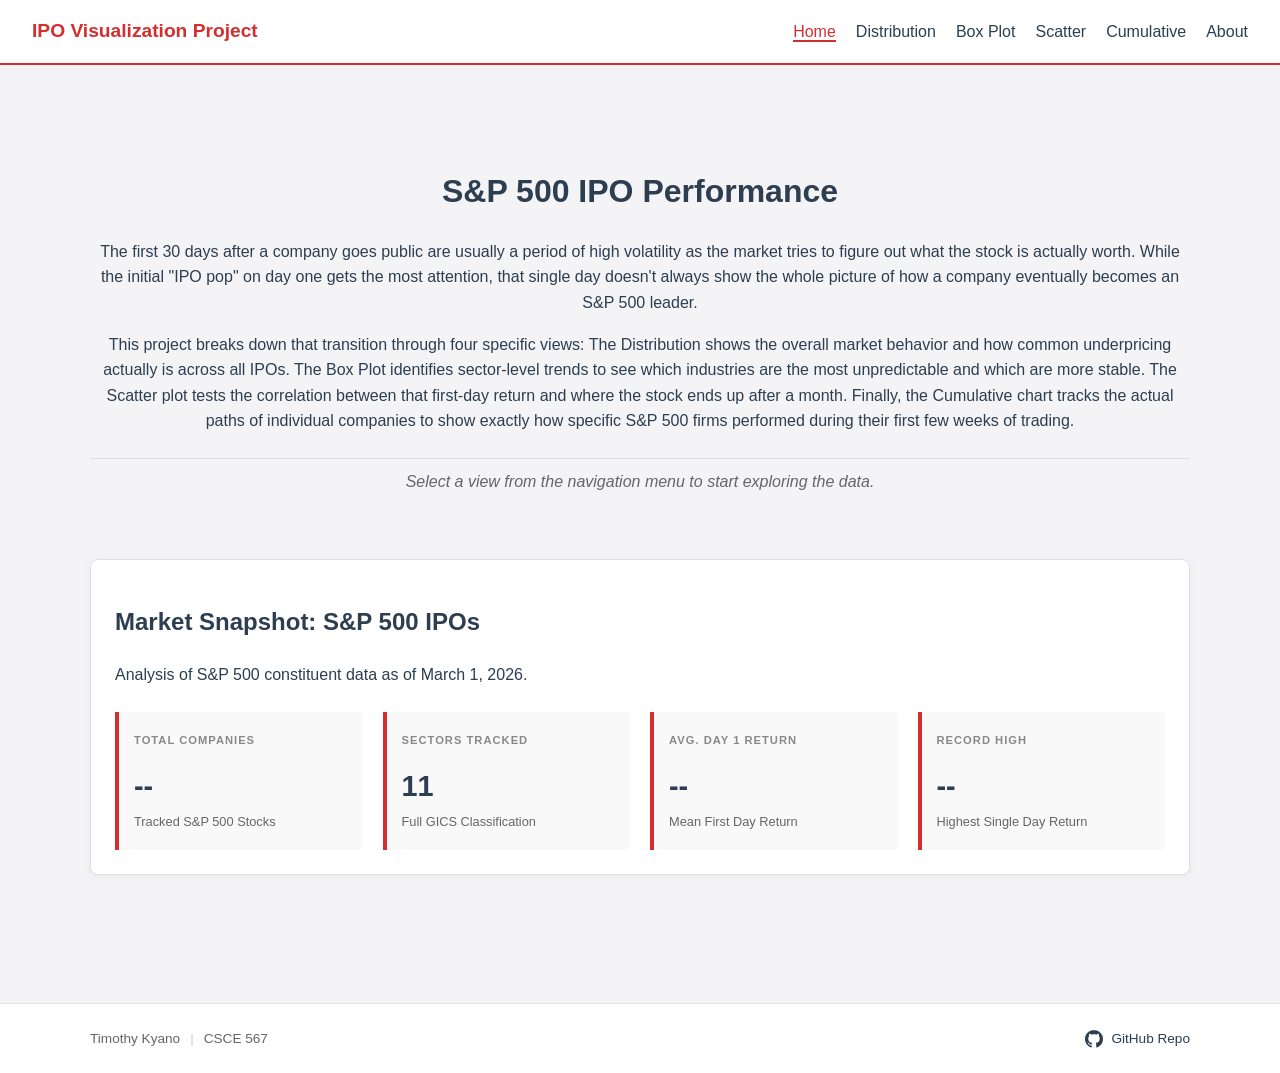
<file: index.html>
<!DOCTYPE html>
<html lang="en">
<head>
    <meta charset="UTF-8">
    <title>IPO Analysis</title>
    <link rel="stylesheet" href="styles.css">
</head>
<body>
    <nav>
        <div class="logo">IPO Visualization Project</div>
        <ul>
            <li><a href="index.html">Home</a></li>
            <li><a href="distribution.html">Distribution</a></li>
            <li><a href="boxplot.html">Box Plot</a></li>
            <li><a href="scatter.html">Scatter</a></li>
            <li><a href="cumulative.html">Cumulative</a></li>
            <li><a href="about.html">About</a></li>
        </ul>
    </nav>

    <div class="container">
        <header style="text-align: center; padding: 3rem 0;">
            <h1>S&P 500 IPO Performance</h1>
                <div class="project-overview">
                    <p>
                        The first 30 days after a company goes public are usually a period of high volatility as the market tries to figure out what the stock is actually worth. While the initial "IPO pop" on day one gets the most attention, that single day doesn't always show the whole picture of how a company eventually becomes an S&P 500 leader.
                    </p>
                    <p>
                        This project breaks down that transition through four specific views: 
                        The Distribution shows the overall market behavior and how common underpricing actually is across all IPOs. 
                        The Box Plot identifies sector-level trends to see which industries are the most unpredictable and which are more stable. 
                        The Scatter plot tests the correlation between that first-day return and where the stock ends up after a month. 
                        Finally, the Cumulative chart tracks the actual paths of individual companies to show exactly how specific S&P 500 firms performed during their first few weeks of trading.
                    </p>
                    <p style="margin-top: 1.5rem; font-style: italic; color: #666; border-top: 1px solid #ddd; padding-top: 10px;">
                        Select a view from the navigation menu to start exploring the data.
                    </p>
                </div>        
        </header>

        <div class="chart-card">
            <h2>Market Snapshot: S&P 500 IPOs</h2>
            <p style="margin-bottom: 25px;">Analysis of S&P 500 constituent data as of March 1, 2026.</p>
            
            <div class="stats-grid">
                <div class="stat-box">
                    <span class="control-label">Total Companies</span>
                    <div id="stat-universe" class="stat-number">--</div>
                    <div class="stat-desc">Tracked S&P 500 Stocks</div>
                </div>

                <div class="stat-box">
                    <span class="control-label">Sectors Tracked</span>
                    <div id="stat-sectors" class="stat-number">11</div>
                    <div class="stat-desc">Full GICS Classification</div>
                </div>

                <div class="stat-box">
                    <span class="control-label">Avg. Day 1 Return</span>
                    <div id="stat-avg-return" class="stat-number">--</div>
                    <div class="stat-desc">Mean First Day Return</div>
                </div>

                <div class="stat-box">
                    <span class="control-label">Record High</span>
                    <div id="stat-max-return" class="stat-number">--</div>
                    <div class="stat-desc">Highest Single Day Return</div>
                </div>
            </div>
        </div>
</div>

    <footer>
        <div class="footer-content">
            <div class="footer-left">
                <span>Timothy Kyano</span>
                <span class="separator">|</span>
                <span>CSCE 567</span>
            </div>
            <div class="footer-right">
                <a href="https://github.com/tkyano/IPO_Visualization_Project" target="_blank">
                    <svg class="github-icon" viewBox="0 0 24 24">
                        <path d="M12 0c-6.626 0-12 5.373-12 12 0 5.302 3.438 9.8 8.207 11.387.599.111.793-.261.793-.577v-2.234c-3.338.726-4.041-1.416-4.041-1.416-.546-1.387-1.333-1.756-1.333-1.756-1.089-.745.083-.729.083-.729 1.205.084 1.839 1.237 1.839 1.237 1.07 1.834 2.807 1.304 3.492.997.107-.775.418-1.305.762-1.604-2.665-.305-5.467-1.334-5.467-5.931 0-1.311.469-2.381 1.236-3.221-.124-.303-.535-1.524.117-3.176 0 0 1.008-.322 3.301 1.23.957-.266 1.983-.399 3.003-.404 1.02.005 2.047.138 3.006.404 2.291-1.552 3.297-1.23 3.297-1.23.653 1.653.242 2.874.118 3.176.77.84 1.235 1.911 1.235 3.221 0 4.609-2.807 5.624-5.479 5.921.43.372.823 1.102.823 2.222v3.293c0 .319.192.694.801.576 4.765-1.589 8.199-6.086 8.199-11.386 0-6.627-5.373-12-12-12z"/>
                    </svg>
                    GitHub Repo
                </a>
            </div>
        </div>
    </footer>

    <script src="https://d3js.org/d3.v4.min.js"></script>
    <script src="nav.js"></script>
    <script src="home.js"></script>
</body>
</html>
</file>
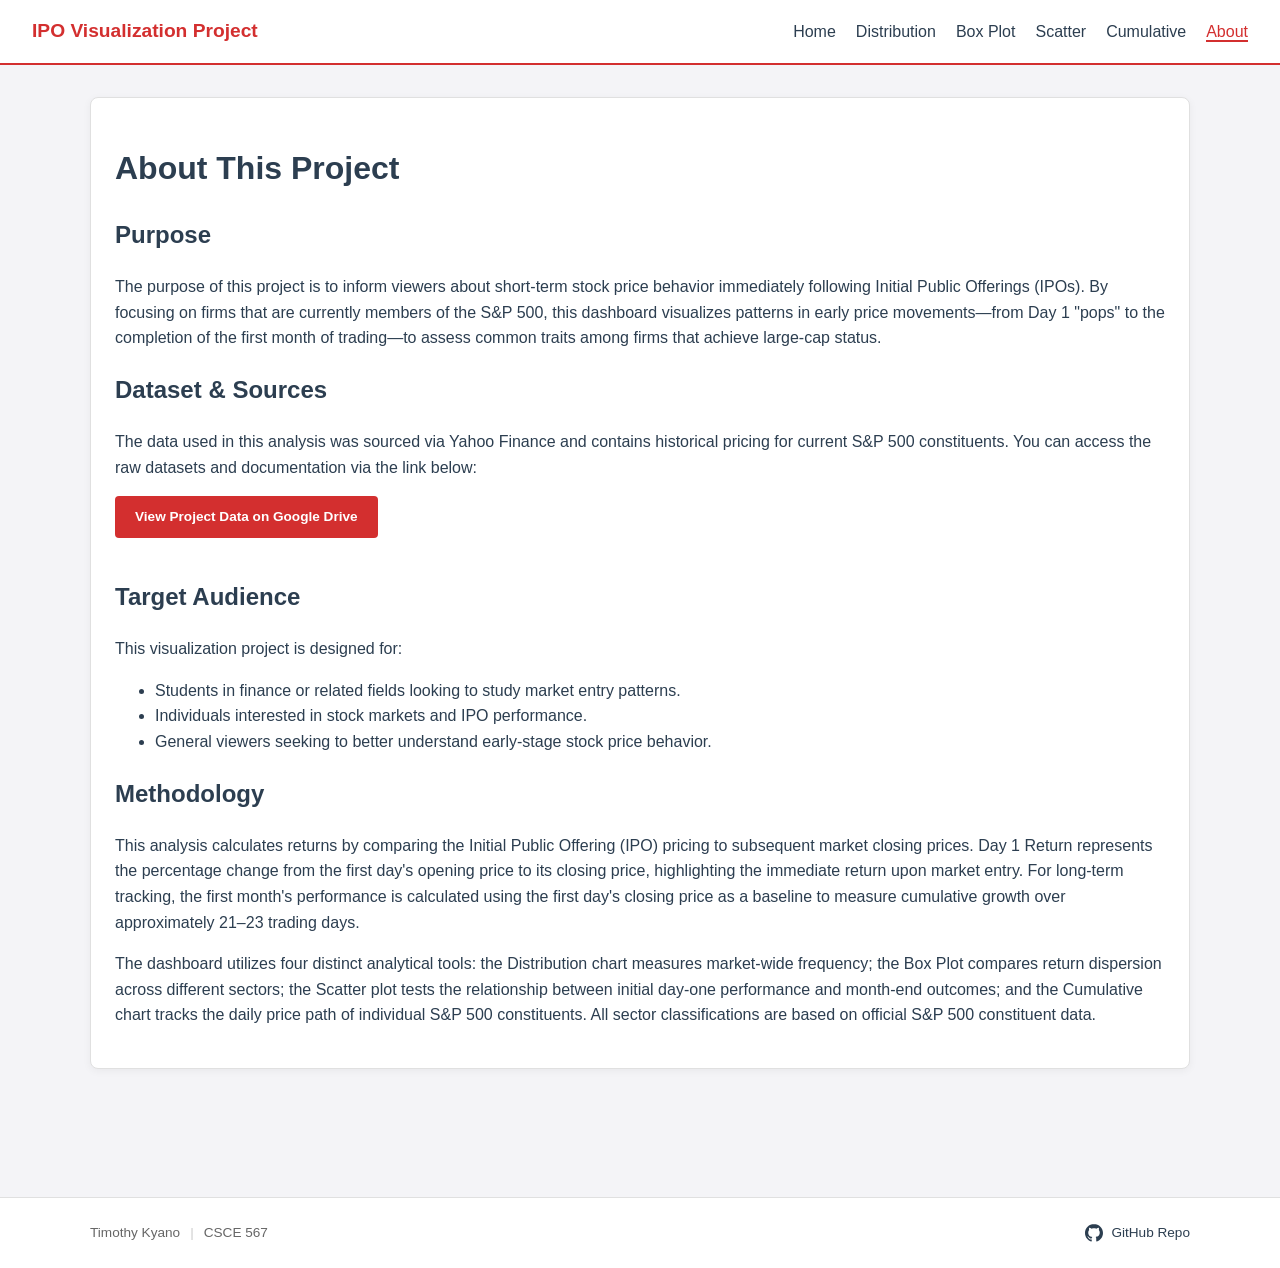
<file: about.html>
<!DOCTYPE html>
<html lang="en">
<head>
    <meta charset="UTF-8">
    <title>IPO Analysis - About</title>
    <link rel="stylesheet" href="styles.css">
</head>
<body>
    <nav>
        <div class="logo">IPO Visualization Project</div>
        <ul>
            <li><a href="index.html">Home</a></li>
            <li><a href="distribution.html">Distribution</a></li>
            <li><a href="boxplot.html">Box Plot</a></li>
            <li><a href="scatter.html">Scatter</a></li>
            <li><a href="cumulative.html">Cumulative</a></li>
            <li><a href="about.html">About</a></li>
        </ul>
    </nav>

    <div class="container">
        <div class="chart-card">
            <h1>About This Project</h1>
            
            <h2>Purpose</h2>
            <p>The purpose of this project is to inform viewers about short-term stock price behavior immediately following Initial Public Offerings (IPOs). By focusing on firms that are currently members of the S&P 500, this dashboard visualizes patterns in early price movements—from Day 1 "pops" to the completion of the first month of trading—to assess common traits among firms that achieve large-cap status.</p>
            
            <h2>Dataset & Sources</h2>
            <p>The data used in this analysis was sourced via Yahoo Finance and contains historical pricing for current S&P 500 constituents. You can access the raw datasets and documentation via the link below:</p>
            
            <div style="margin-top: 15px;">
                <a href="https://drive.google.com/drive/folders/1D3uAfVpuE82jQf5nbM5esYBGyTr3EmMw?usp=drive_link" target="_blank" class="btn-primary" style="text-decoration: none; font-size: 0.85rem; display: inline-block;">
                    View Project Data on Google Drive
                </a>
            </div>

            <h2 style="margin-top: 2.5rem;">Target Audience</h2>
            <p>This visualization project is designed for:</p>
            <ul>
                <li>Students in finance or related fields looking to study market entry patterns.</li>
                <li>Individuals interested in stock markets and IPO performance.</li>
                <li>General viewers seeking to better understand early-stage stock price behavior.</li>
            </ul>

            <h2>Methodology</h2>
            <p>
                This analysis calculates returns by comparing the Initial Public Offering (IPO) pricing to subsequent market closing prices. 
                Day 1 Return represents the percentage change from the first day's opening price to its closing price, highlighting the 
                immediate return upon market entry. For long-term tracking, the first month's performance is calculated using the 
                first day's closing price as a baseline to measure cumulative growth over approximately 21–23 trading days.
            </p>
            <p>
                The dashboard utilizes four distinct analytical tools: the Distribution chart measures market-wide frequency; 
                the Box Plot compares return dispersion across different sectors; the Scatter plot tests the relationship 
                between initial day-one performance and month-end outcomes; and the Cumulative chart tracks the daily price 
                path of individual S&P 500 constituents. All sector classifications are based on official S&P 500 constituent data.
            </p>
        </div>
    </div>

    <script src="nav.js"></script>
    <footer>
        <div class="footer-content">
            <div class="footer-left">
                <span>Timothy Kyano</span>
                <span class="separator">|</span>
                <span>CSCE 567</span>
            </div>
            <div class="footer-right">
                <a href="https://github.com/tkyano/IPO_Visualization_Project" target="_blank">
                    <svg class="github-icon" viewBox="0 0 24 24">
                        <path d="M12 0c-6.626 0-12 5.373-12 12 0 5.302 3.438 9.8 8.207 11.387.599.111.793-.261.793-.577v-2.234c-3.338.726-4.041-1.416-4.041-1.416-.546-1.387-1.333-1.756-1.333-1.756-1.089-.745.083-.729.083-.729 1.205.084 1.839 1.237 1.839 1.237 1.07 1.834 2.807 1.304 3.492.997.107-.775.418-1.305.762-1.604-2.665-.305-5.467-1.334-5.467-5.931 0-1.311.469-2.381 1.236-3.221-.124-.303-.535-1.524.117-3.176 0 0 1.008-.322 3.301 1.23.957-.266 1.983-.399 3.003-.404 1.02.005 2.047.138 3.006.404 2.291-1.552 3.297-1.23 3.297-1.23.653 1.653.242 2.874.118 3.176.77.84 1.235 1.911 1.235 3.221 0 4.609-2.807 5.624-5.479 5.921.43.372.823 1.102.823 2.222v3.293c0 .319.192.694.801.576 4.765-1.589 8.199-6.086 8.199-11.386 0-6.627-5.373-12-12-12z"/>
                    </svg>
                    GitHub Repo
                </a>
            </div>
        </div>
    </footer>
</body>
</html>
</file>
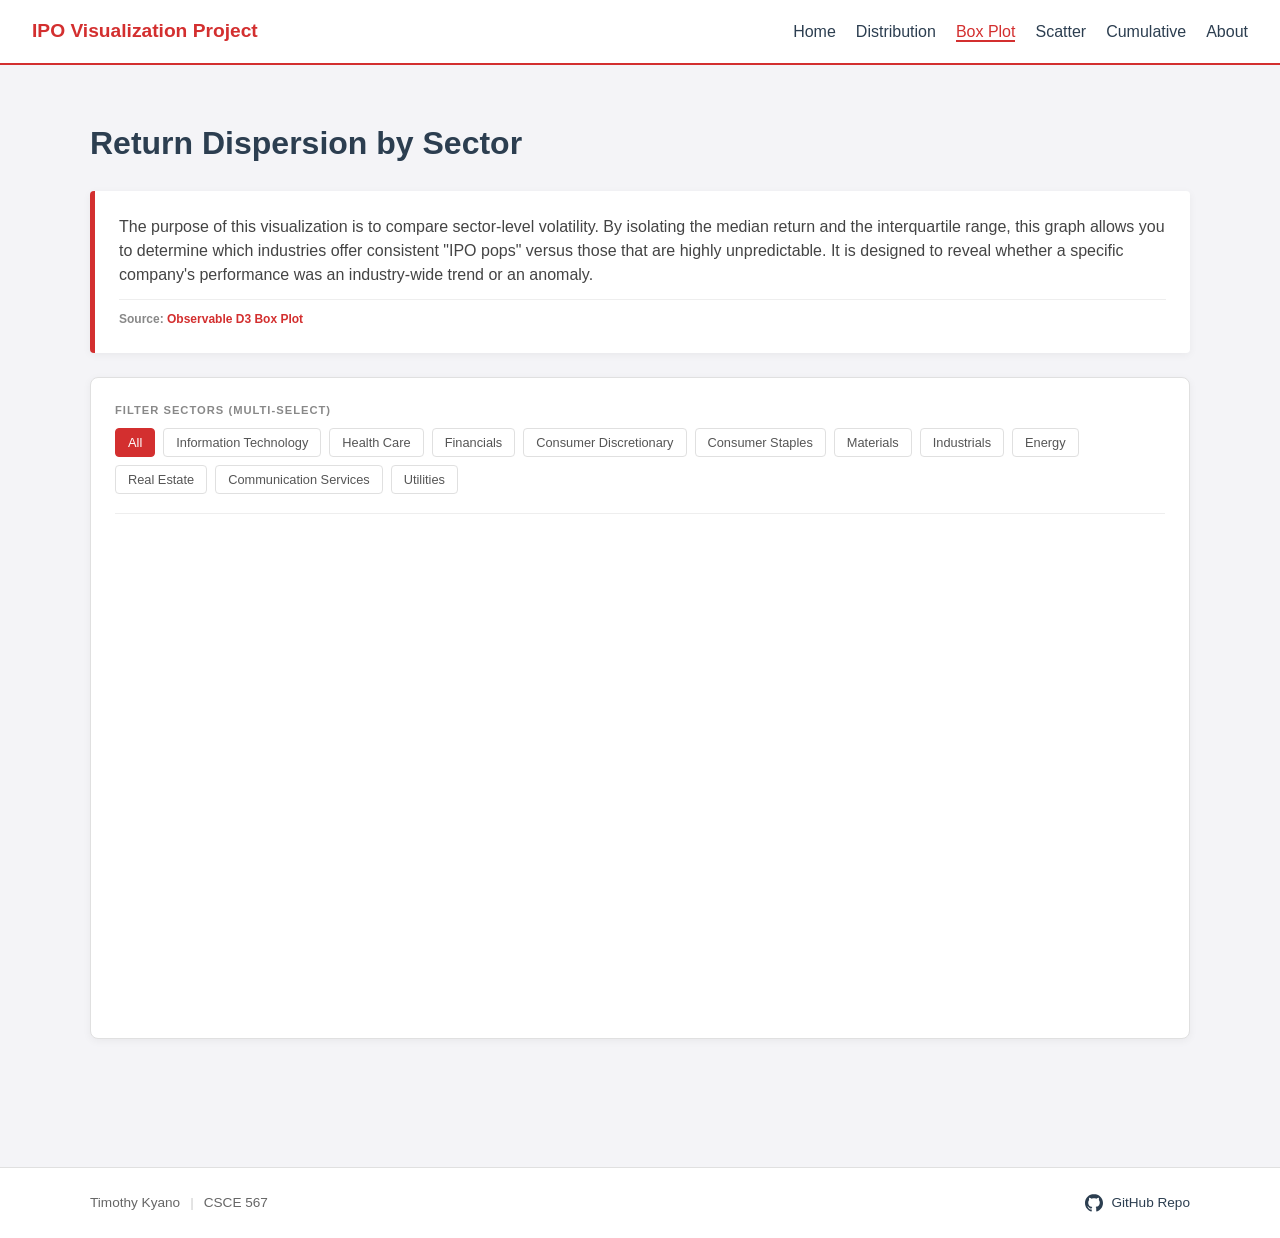
<file: boxplot.html>
<!DOCTYPE html>
<html lang="en">
<head>
    <meta charset="UTF-8">
    <title>IPO Analysis - Box Plot</title>
    <link rel="stylesheet" href="styles.css">
    <script src="https://d3js.org/d3.v4.min.js"></script>
</head>
<body>
    <nav>
        <div class="logo">IPO Visualization Project</div>
        <ul>
            <li><a href="index.html">Home</a></li>
            <li><a href="distribution.html">Distribution</a></li>
            <li><a href="boxplot.html">Box Plot</a></li>
            <li><a href="scatter.html">Scatter</a></li>
            <li><a href="cumulative.html">Cumulative</a></li>
            <li><a href="about.html">About</a></li>
        </ul>
    </nav>

    <div class="container">
        <h1>Return Dispersion by Sector</h1>
        <div class="explanation-box">
            <p>
                The purpose of this visualization is to compare sector-level volatility. By isolating the median return and the interquartile range, this graph allows you to determine which industries offer consistent "IPO pops" versus those that are highly unpredictable. It is designed to reveal whether a specific company's performance was an industry-wide trend or an anomaly.
            </p>
            <div class="source-footer">
                <span><strong>Source:</strong> <a href="https://observablehq.com/@d3/box-plot/2" target="_blank">Observable D3 Box Plot</a></span>
            </div>
        </div>
        <div class="chart-card">
            <div class="control-group">
                <span class="control-label">Filter Sectors (Multi-Select)</span>
                <div class="sector-grid">
                    <button class="sector-btn active" onclick="filterSector('All', this)">All</button>
                    <button class="sector-btn" onclick="filterSector('Technology', this)">Information Technology</button>
                    <button class="sector-btn" onclick="filterSector('Healthcare', this)">Health Care</button>
                    <button class="sector-btn" onclick="filterSector('Financial Services', this)">Financials</button>
                    <button class="sector-btn" onclick="filterSector('Consumer Cyclical', this)">Consumer Discretionary</button>
                    <button class="sector-btn" onclick="filterSector('Consumer Defensive', this)">Consumer Staples</button>
                    <button class="sector-btn" onclick="filterSector('Basic Materials', this)">Materials</button>
                    <button class="sector-btn" onclick="filterSector('Industrials', this)">Industrials</button>
                    <button class="sector-btn" onclick="filterSector('Energy', this)">Energy</button>
                    <button class="sector-btn" onclick="filterSector('Real Estate', this)">Real Estate</button>
                    <button class="sector-btn" onclick="filterSector('Communication Services', this)">Communication Services</button>
                    <button class="sector-btn" onclick="filterSector('Utilities', this)">Utilities</button>
                </div>
            </div>
            
            <div id="viz" class="viz-container"></div>
        </div>
    </div>

    <footer>
        <div class="footer-content">
            <div class="footer-left">
                <span>Timothy Kyano</span>
                <span class="separator">|</span>
                <span>CSCE 567</span>
            </div>
            <div class="footer-right">
                <a href="https://github.com/tkyano/IPO_Visualization_Project" target="_blank">
                    <svg class="github-icon" viewBox="0 0 24 24">
                        <path d="M12 0c-6.626 0-12 5.373-12 12 0 5.302 3.438 9.8 8.207 11.387.599.111.793-.261.793-.577v-2.234c-3.338.726-4.041-1.416-4.041-1.416-.546-1.387-1.333-1.756-1.333-1.756-1.089-.745.083-.729.083-.729 1.205.084 1.839 1.237 1.839 1.237 1.07 1.834 2.807 1.304 3.492.997.107-.775.418-1.305.762-1.604-2.665-.305-5.467-1.334-5.467-5.931 0-1.311.469-2.381 1.236-3.221-.124-.303-.535-1.524.117-3.176 0 0 1.008-.322 3.301 1.23.957-.266 1.983-.399 3.003-.404 1.02.005 2.047.138 3.006.404 2.291-1.552 3.297-1.23 3.297-1.23.653 1.653.242 2.874.118 3.176.77.84 1.235 1.911 1.235 3.221 0 4.609-2.807 5.624-5.479 5.921.43.372.823 1.102.823 2.222v3.293c0 .319.192.694.801.576 4.765-1.589 8.199-6.086 8.199-11.386 0-6.627-5.373-12-12-12z"/>
                    </svg>
                    GitHub Repo
                </a>
            </div>
        </div>
    </footer>

    <script src="nav.js"></script>
    <script src="filters.js"></script>
    <script src="charts/boxplot.js"></script>
</body>
</html>
</file>
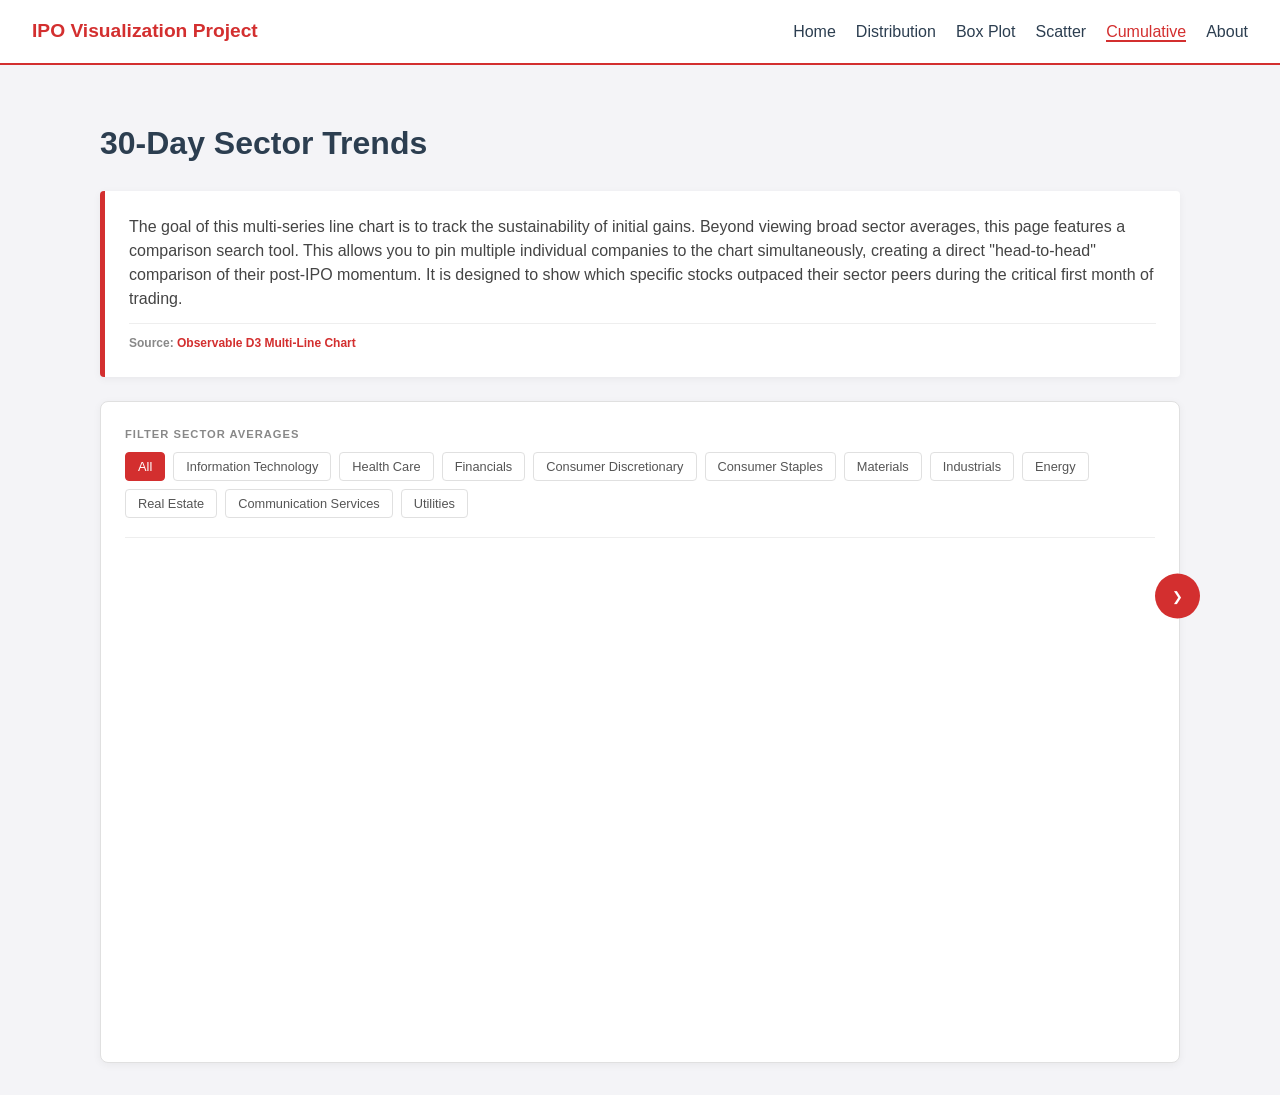
<file: cumulative.html>
<!DOCTYPE html>
<html lang="en">
<head>
    <meta charset="UTF-8">
    <title>IPO Analysis - Cumulative Returns</title>
    <link rel="stylesheet" href="styles.css">
    <script src="https://d3js.org/d3.v4.min.js"></script>
</head>
<body>
    <nav>
        <div class="logo">IPO Visualization Project</div>
        <ul>
            <li><a href="index.html">Home</a></li>
            <li><a href="distribution.html">Distribution</a></li>
            <li><a href="boxplot.html">Box Plot</a></li>
            <li><a href="scatter.html">Scatter</a></li>
            <li><a href="cumulative.html">Cumulative</a></li>
            <li><a href="about.html">About</a></li>
        </ul>
    </nav>

    <div class="container" style="position: relative;">
        <button class="nav-arrow left" id="left-arrow" onclick="moveSlide(-1)" style="display: none;">&#10094;</button>
        <button class="nav-arrow right" id="right-arrow" onclick="moveSlide(1)">&#10095;</button>

        <div class="slider-window" style="overflow: hidden;">
            <div class="slider-track" id="main-track" style="display: flex; width: 200%; transition: transform 0.6s ease-in-out;">
                
                <div class="slide" style="width: 50%; flex-shrink: 0; box-sizing: border-box; padding: 0 10px;">
                    <h1>30-Day Sector Trends</h1>
                    <div class="explanation-box">
                        <p>
                            The goal of this multi-series line chart is to track the sustainability of initial gains. Beyond viewing broad sector averages, this page features a comparison search tool. This allows you to pin multiple individual companies to the chart simultaneously, creating a direct "head-to-head" comparison of their post-IPO momentum. It is designed to show which specific stocks outpaced their sector peers during the critical first month of trading.
                        </p>
                        <div class="source-footer">
                            <span><strong>Source:</strong> <a href="https://observablehq.com/@d3/multi-line-chart/2" target="_blank">Observable D3 Multi-Line Chart</a></span>
                        </div>
                    </div>
                    <div class="chart-card">
                        <div class="control-group">
                            <span class="control-label">Filter Sector Averages</span>
                            <div class="sector-grid">
                                <button class="sector-btn active" onclick="filterSector('All', this)">All</button>
                                <button class="sector-btn" onclick="filterSector('Technology', this)">Information Technology</button>
                                <button class="sector-btn" onclick="filterSector('Healthcare', this)">Health Care</button>
                                <button class="sector-btn" onclick="filterSector('Financial Services', this)">Financials</button>
                                <button class="sector-btn" onclick="filterSector('Consumer Cyclical', this)">Consumer Discretionary</button>
                                <button class="sector-btn" onclick="filterSector('Consumer Defensive', this)">Consumer Staples</button>
                                <button class="sector-btn" onclick="filterSector('Basic Materials', this)">Materials</button>
                                <button class="sector-btn" onclick="filterSector('Industrials', this)">Industrials</button>
                                <button class="sector-btn" onclick="filterSector('Energy', this)">Energy</button>
                                <button class="sector-btn" onclick="filterSector('Real Estate', this)">Real Estate</button>
                                <button class="sector-btn" onclick="filterSector('Communication Services', this)">Communication Services</button>
                                <button class="sector-btn" onclick="filterSector('Utilities', this)">Utilities</button>
                            </div>
                        </div>
                        <div id="viz" class="viz-container"></div>
                    </div>
                </div>

                <div class="slide" style="width: 50%; flex-shrink: 0; box-sizing: border-box; padding: 0 10px;">
                    <h1>Individual Company Comparison</h1>
                    <div class="chart-card">
                        <div class="control-group">
                            <span class="control-label">Search & Add Companies</span>
                            <div style="display: flex; gap: 10px;">
                              <input type="text" id="company-search-input" placeholder="Type Ticker (e.g. AAPL)" style="padding: 12px; flex: 1; border: 1px solid #ddd; border-radius: 4px;">
                                <button class="sector-btn active" onclick="executeManualSearch()" style="margin:0; min-width: 100px; background-color: #d32f2f; color: white; border-color: #d32f2f;">Add</button>
                            </div>
                            <div id="company-chips" style="display: flex; flex-wrap: wrap; gap: 8px; margin-top: 15px;"></div>
                            <button class="sector-btn" onclick="clearDeepDive()" style="margin-top:15px; background:#f0f0f0; color:#333;">Clear All</button>
                        </div>
                        <div id="company-viz" class="viz-container"></div>
                    </div>
                </div>

            </div>
        </div>
    </div>

    <script src="nav.js"></script>
    <script src="filters.js"></script> 
    <script src="charts/cumulative.js"></script>
</body>
</html>
</file>
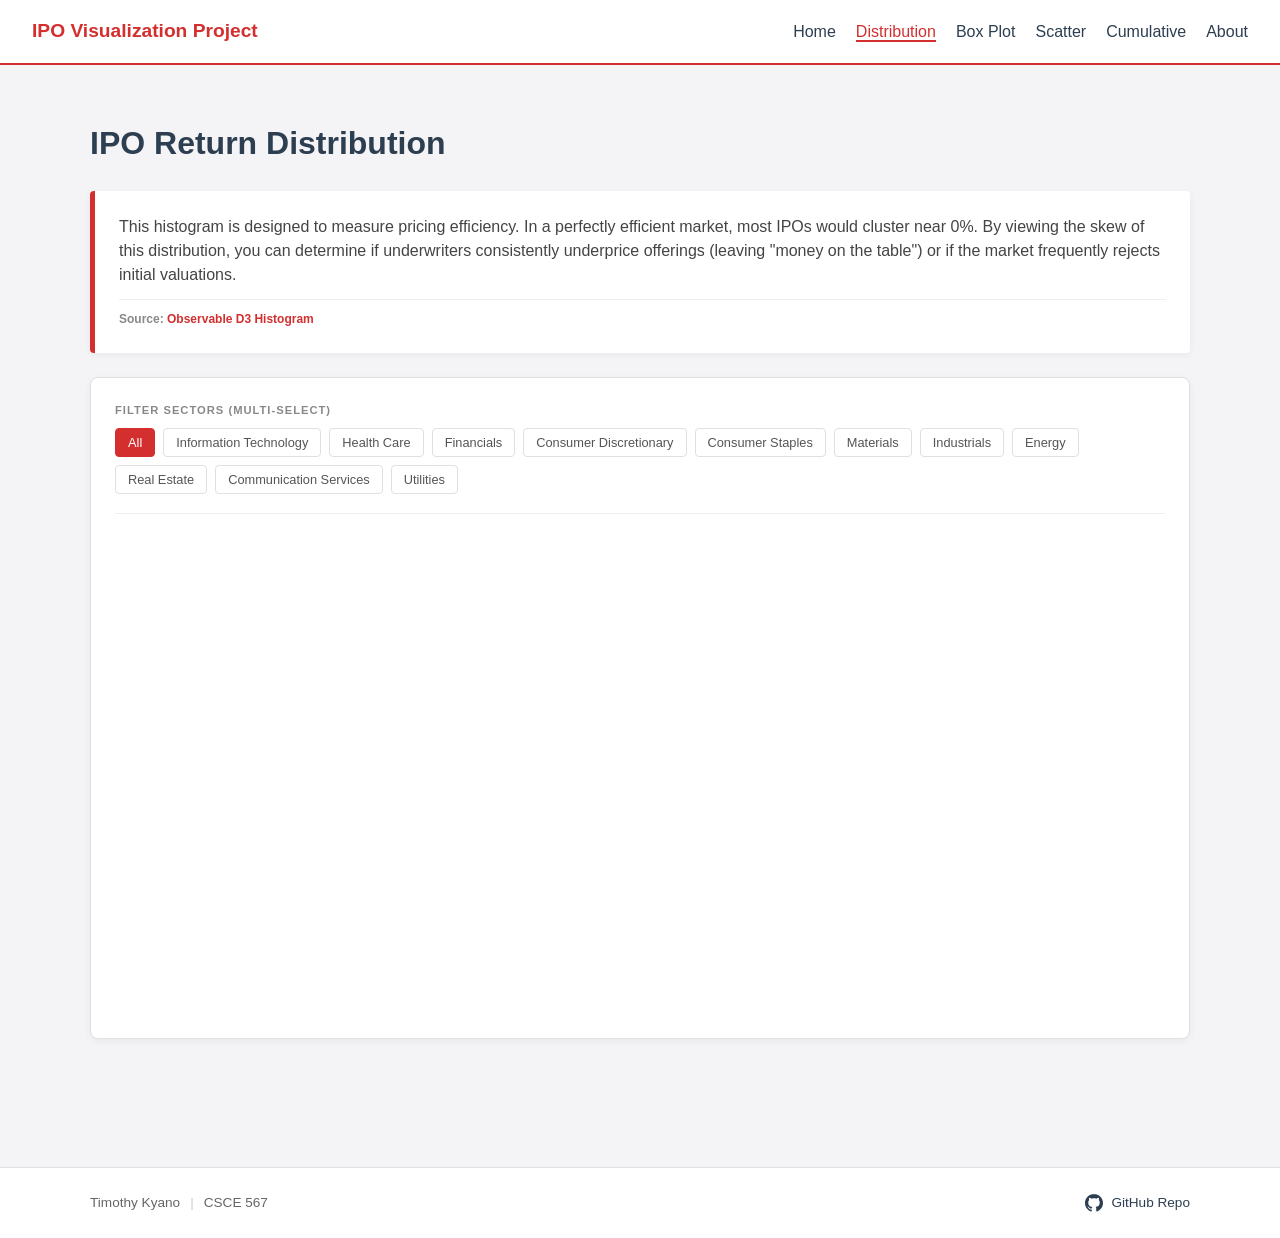
<file: distribution.html>
<!DOCTYPE html>
<html lang="en">
<head>
    <meta charset="UTF-8">
    <title>IPO Analysis - Distribution Plot</title>
    <link rel="stylesheet" href="styles.css">
    <script src="https://d3js.org/d3.v4.min.js"></script>
</head>
<body>
    <nav>
        <div class="logo">IPO Visualization Project</div>
        <ul>
            <li><a href="index.html">Home</a></li>
            <li><a href="distribution.html">Distribution</a></li>
            <li><a href="boxplot.html">Box Plot</a></li>
            <li><a href="scatter.html">Scatter</a></li>
            <li><a href="cumulative.html">Cumulative</a></li>
            <li><a href="about.html">About</a></li>
        </ul>
    </nav>

    <div class="container">
        <h1>IPO Return Distribution</h1>

        <div class="explanation-box">
            <p>
                This histogram is designed to measure pricing efficiency. In a perfectly efficient market, most IPOs would cluster near 0%. By viewing the skew of this distribution, you can determine if underwriters consistently underprice offerings (leaving "money on the table") or if the market frequently rejects initial valuations.
            </p>
            <div class="source-footer">
                <span><strong>Source:</strong> <a href="https://observablehq.com/@d3/histogram/2" target="_blank">Observable D3 Histogram</a></span>
            </div>
        </div>
        <div class="chart-card">
            <div class="control-group">
                <span class="control-label">Filter Sectors (Multi-Select)</span>
                <div class="sector-grid">
                    <button class="sector-btn active" onclick="filterSector('All', this)">All</button>
                    <button class="sector-btn" onclick="filterSector('Technology', this)">Information Technology</button>
                    <button class="sector-btn" onclick="filterSector('Healthcare', this)">Health Care</button>
                    <button class="sector-btn" onclick="filterSector('Financial Services', this)">Financials</button>
                    <button class="sector-btn" onclick="filterSector('Consumer Cyclical', this)">Consumer Discretionary</button>
                    <button class="sector-btn" onclick="filterSector('Consumer Defensive', this)">Consumer Staples</button>
                    <button class="sector-btn" onclick="filterSector('Basic Materials', this)">Materials</button>
                    <button class="sector-btn" onclick="filterSector('Industrials', this)">Industrials</button>
                    <button class="sector-btn" onclick="filterSector('Energy', this)">Energy</button>
                    <button class="sector-btn" onclick="filterSector('Real Estate', this)">Real Estate</button>
                    <button class="sector-btn" onclick="filterSector('Communication Services', this)">Communication Services</button>
                    <button class="sector-btn" onclick="filterSector('Utilities', this)">Utilities</button>
                </div>
            </div>
            <div id="viz" class="viz-container"></div>
        </div>
    </div>

    <footer>
        <div class="footer-content">
            <div class="footer-left">
                <span>Timothy Kyano</span>
                <span class="separator">|</span>
                <span>CSCE 567</span>
            </div>
            <div class="footer-right">
                <a href="https://github.com/tkyano/IPO_Visualization_Project" target="_blank">
                    <svg class="github-icon" viewBox="0 0 24 24">
                        <path d="M12 0c-6.626 0-12 5.373-12 12 0 5.302 3.438 9.8 8.207 11.387.599.111.793-.261.793-.577v-2.234c-3.338.726-4.041-1.416-4.041-1.416-.546-1.387-1.333-1.756-1.333-1.756-1.089-.745.083-.729.083-.729 1.205.084 1.839 1.237 1.839 1.237 1.07 1.834 2.807 1.304 3.492.997.107-.775.418-1.305.762-1.604-2.665-.305-5.467-1.334-5.467-5.931 0-1.311.469-2.381 1.236-3.221-.124-.303-.535-1.524.117-3.176 0 0 1.008-.322 3.301 1.23.957-.266 1.983-.399 3.003-.404 1.02.005 2.047.138 3.006.404 2.291-1.552 3.297-1.23 3.297-1.23.653 1.653.242 2.874.118 3.176.77.84 1.235 1.911 1.235 3.221 0 4.609-2.807 5.624-5.479 5.921.43.372.823 1.102.823 2.222v3.293c0 .319.192.694.801.576 4.765-1.589 8.199-6.086 8.199-11.386 0-6.627-5.373-12-12-12z"/>
                    </svg>
                    GitHub Repo
                </a>
            </div>
        </div>
    </footer>

    <script src="nav.js"></script>
    <script src="filters.js"></script>
    <script src="charts/distribution.js"></script>
</body>
</html>
</file>
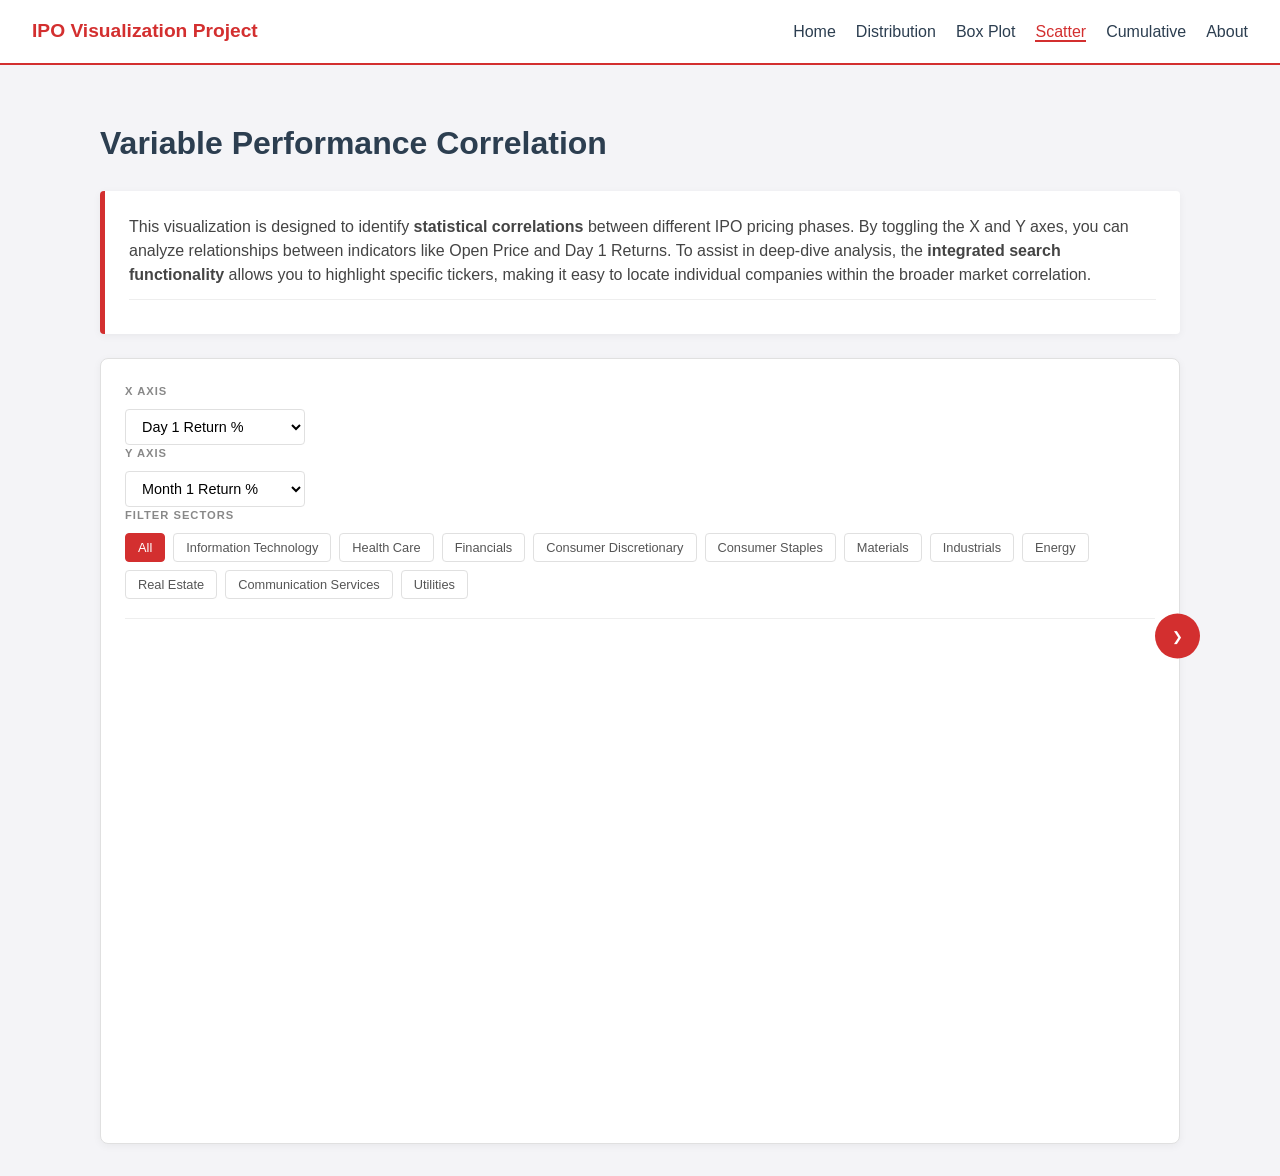
<file: scatter.html>
<!DOCTYPE html>
<html lang="en">
<head>
    <meta charset="UTF-8">
    <title>IPO Analysis - Scatter Plot</title>
    <link rel="stylesheet" href="styles.css">
    <script src="https://d3js.org/d3.v4.min.js"></script>
</head>
<body>
    <nav>
        <div class="logo">IPO Visualization Project</div>
        <ul>
            <li><a href="index.html">Home</a></li>
            <li><a href="distribution.html">Distribution</a></li>
            <li><a href="boxplot.html">Box Plot</a></li>
            <li><a href="scatter.html">Scatter</a></li>
            <li><a href="cumulative.html">Cumulative</a></li>
            <li><a href="about.html">About</a></li>
        </ul>
    </nav>

    <div class="container" style="position: relative;">
        <button class="nav-arrow left" id="left-arrow" onclick="moveSlide(-1)" style="display: none;">&#10094;</button>
        <button class="nav-arrow right" id="right-arrow" onclick="moveSlide(1)">&#10095;</button>

        <div class="slider-window">
            <div class="slider-track" id="main-track" style="display: flex; width: 200%; transition: transform 0.6s ease-in-out;">
                
                <div class="slide" style="width: 50%; flex-shrink: 0; box-sizing: border-box; padding: 0 10px;">
                    <h1>Variable Performance Correlation</h1>
                    <div class="explanation-box">
                        <p>
                            This visualization is designed to identify <strong>statistical correlations</strong> between different IPO pricing phases. By toggling the X and Y axes, you can analyze relationships between indicators like Open Price and Day 1 Returns. To assist in deep-dive analysis, the <strong>integrated search functionality</strong> allows you to highlight specific tickers, making it easy to locate individual companies within the broader market correlation.
                        </p>
                        <div class="source-footer">
                        </div>
                    </div>
                    <div class="chart-card">
                        <div class="controls-row">
                            <div class="control-item">
                                <span class="control-label">X Axis</span>
                                <select id="x-axis" class="axis-select" onchange="updateScatterAxes()">
                                    <option value="IPO_Day_Return_Pct">Day 1 Return %</option>
                                    <option value="IPO_Open">IPO Open Price</option>
                                </select>
                            </div>
                            <div class="control-item">
                                <span class="control-label">Y Axis</span>
                                <select id="y-axis" class="axis-select" onchange="updateScatterAxes()">
                                    <option value="Month_Return_Pct">Month 1 Return %</option>
                                    <option value="IPO_Day_Return_Pct">Day 1 Return %</option>
                                    <option value="Month_End_Close">Month End Close</option>
                                </select>
                            </div>
                        </div>

                        <div class="control-group">
                            <span class="control-label">Filter Sectors</span>
                            <div class="sector-grid">
                                <button class="sector-btn active" onclick="filterSector('All', this)">All</button>
                                <button class="sector-btn" onclick="filterSector('Technology', this)">Information Technology</button>
                                <button class="sector-btn" onclick="filterSector('Healthcare', this)">Health Care</button>
                                <button class="sector-btn" onclick="filterSector('Financial Services', this)">Financials</button>
                                <button class="sector-btn" onclick="filterSector('Consumer Cyclical', this)">Consumer Discretionary</button>
                                <button class="sector-btn" onclick="filterSector('Consumer Defensive', this)">Consumer Staples</button>
                                <button class="sector-btn" onclick="filterSector('Basic Materials', this)">Materials</button>
                                <button class="sector-btn" onclick="filterSector('Industrials', this)">Industrials</button>
                                <button class="sector-btn" onclick="filterSector('Energy', this)">Energy</button>
                                <button class="sector-btn" onclick="filterSector('Real Estate', this)">Real Estate</button>
                                <button class="sector-btn" onclick="filterSector('Communication Services', this)">Communication Services</button>
                                <button class="sector-btn" onclick="filterSector('Utilities', this)">Utilities</button>
                            </div>
                        </div>
                        <div id="viz" class="viz-container"></div>
                    </div>
                </div>

                <div class="slide" style="width: 50%; flex-shrink: 0; box-sizing: border-box; padding: 0 10px;">
                    <h1>Company Statistics</h1>
                    <div class="chart-card">
                        <div class="control-group">
                            <span class="control-label">Search Company Name</span>
                            <div style="display: flex; gap: 10px;">
                                <input type="text"  id="company-search-input" oninput="executeLiveSearch()" placeholder="e.g. Apple" style="padding: 12px; flex: 1; border: 1px solid #ddd; border-radius: 4px;"> <button class="btn-primary" onclick="executeCompanySearch()">Search</button>                            </div>
                        </div>
                        <div id="search-result-display">
                            <p style="text-align: center; color: #666; padding: 50px 0;">Search by Company Name.</p>
                        </div>
                    </div>
                </div>

            </div>
        </div>
    </div>

    <script src="nav.js"></script>
    <script src="filters.js"></script>
    <script src="charts/scatter.js"></script>
</body>
</html>
</file>
<file: styles.css>
/* --- Variables & Global Reset --- */
:root {
    --bg-color: #f4f4f7;
    --text-color: #2c3e50;
    --accent-color: #d32f2f;
    --nav-bg: #ffffff;
    --card-bg: #ffffff;
    --border-color: #e0e0e0;
}

html, body {
    height: 100%;
    margin: 0;
}

body {
    font-family: 'Segoe UI', Tahoma, Geneva, Verdana, sans-serif;
    background-color: var(--bg-color);
    color: var(--text-color);
    line-height: 1.6;
    display: flex;
    flex-direction: column;
}

/* --- Navigation --- */
nav {
    background-color: var(--nav-bg);
    border-bottom: 2px solid var(--accent-color);
    padding: 1rem 2rem;
    display: flex;
    justify-content: space-between;
    align-items: center;
    position: sticky;
    top: 0;
    z-index: 1000;
}

nav .logo { 
    font-weight: bold; 
    font-size: 1.2rem; 
    color: var(--accent-color); 
}

nav ul { 
    list-style: none; 
    display: flex; 
    margin: 0; 
    padding: 0; 
}

nav ul li { margin-left: 20px; }

nav ul li a { 
    text-decoration: none; 
    color: var(--text-color); 
    font-weight: 500; 
    transition: color 0.2s; 
}

nav ul li a.active { 
    color: var(--accent-color); 
    border-bottom: 2px solid var(--accent-color); 
}

/* --- Layout & Containers --- */
.container { 
    max-width: 1100px; 
    margin: 2rem auto; 
    padding: 0 20px; 
    flex: 1 0 auto;
}

.chart-card {
    background: var(--card-bg);
    border: 1px solid var(--border-color);
    border-radius: 8px;
    padding: 1.5rem;
    margin-bottom: 2rem;
    box-shadow: 0 2px 8px rgba(0,0,0,0.05);
}

.viz-container {
    width: 100%;
    min-height: 500px;
    background: #fff;
    border-top: 1px solid #eee;
    margin-top: 15px;
    display: flex;
    align-items: center;
    justify-content: center;
}

/* --- Slider Mechanism --- */
.slider-window {
    width: 100%;
    overflow: hidden;
}

.slider-track {
    display: flex;
    transition: transform 0.6s cubic-bezier(0.45, 0, 0.55, 1);
}

.slide {
    flex-shrink: 0;
    box-sizing: border-box;
    padding: 0 10px;
}

.nav-arrow {
    position: absolute;
    top: 50%;
    transform: translateY(-50%);
    background: var(--accent-color);
    color: white;
    border: none;
    width: 45px;
    height: 45px;
    border-radius: 50%;
    cursor: pointer;
    z-index: 1001;
    display: flex;
    align-items: center;
    justify-content: center;
}

.nav-arrow.left { left: -60px; }
.nav-arrow.right { right: -60px; }

@media (max-width: 1300px) {
    .nav-arrow.left { left: 10px; }
    .nav-arrow.right { right: 10px; }
}

/* --- Controls & Buttons --- */
.control-group { margin-bottom: 1.2rem; }

.control-label {
    display: block;
    font-size: 0.7rem;
    text-transform: uppercase;
    letter-spacing: 1px;
    color: #888;
    margin-bottom: 8px;
    font-weight: bold;
}

.sector-grid {
    display: flex;
    flex-wrap: wrap;
    gap: 8px;
}

.sector-btn {
    background: #fff;
    border: 1px solid var(--border-color);
    padding: 6px 12px;
    border-radius: 4px;
    font-size: 0.8rem;
    cursor: pointer;
    transition: all 0.2s;
    color: #555;
}

.sector-btn:hover { border-color: var(--accent-color); color: var(--accent-color); }

.sector-btn.active {
    background: var(--accent-color);
    color: white;
    border-color: var(--accent-color);
}

.axis-select {
    padding: 8px 12px;
    border: 1px solid var(--border-color);
    border-radius: 4px;
    background: white;
    font-size: 0.9rem;
    min-width: 180px;
}

.btn-primary {
    background-color: var(--accent-color);
    color: white;
    border: none;
    padding: 10px 20px;
    border-radius: 4px;
    cursor: pointer;
    font-weight: bold;
}

input[type=range] { 
    accent-color: var(--accent-color); 
    width: 100%; 
}

/* --- Footer --- */
footer {
    flex-shrink: 0;
    background-color: var(--nav-bg);
    border-top: 1px solid var(--border-color);
    padding: 1.5rem 0;
    margin-top: 4rem;
    color: #666;
    font-size: 0.85rem;
}

.footer-content {
    max-width: 1100px;
    margin: 0 auto;
    padding: 0 20px;
    display: flex;
    justify-content: space-between;
    align-items: center;
}

.footer-left {
    display: flex;
    gap: 10px;
    align-items: center;
    font-weight: 500;
}

.footer-left span.separator {
    color: #ccc;
    font-weight: 300;
}

.footer-right a {
    text-decoration: none;
    color: var(--text-color);
    display: flex;
    align-items: center;
    gap: 8px;
    transition: color 0.2s;
    font-weight: 500;
}

.footer-right a:hover { color: var(--accent-color); }

.github-icon {
    width: 18px;
    height: 18px;
    fill: currentColor;
}

.container { 
    max-width: 1100px; 
    margin: 2rem auto; 
    padding: 0 20px; 
}

.stats-grid {
    display: grid;
    grid-template-columns: repeat(4, 1fr); 
    gap: 20px;
    width: 100%;
}

.stat-box {
    border-left: 4px solid var(--accent-color);
    padding: 20px 15px;
    background: #f9f9f9;
    border-radius: 0 4px 4px 0;
    transition: transform 0.2s ease, box-shadow 0.2s ease;
    display: flex;
    flex-direction: column;
    justify-content: center;
}

.stat-box:hover {
    transform: translateY(-5px);
    box-shadow: 0 4px 12px rgba(0,0,0,0.1);
    background-color: #ffffff;
}

.stat-number {
    font-size: 1.8rem;
    font-weight: bold;
    color: var(--text-color);
    margin: 5px 0;
}

.stat-desc {
    font-size: 0.8rem;
    color: #666;
    line-height: 1.2;
}

@media (max-width: 900px) {
    .stats-grid {
        grid-template-columns: 1fr 1fr;
    }
}

.chart-card {
    background: var(--card-bg);
    border: 1px solid var(--border-color);
    border-radius: 8px;
    padding: 1.5rem;
    margin-bottom: 2rem;
    box-shadow: 0 2px 8px rgba(0,0,0,0.05);
}

/* --- Global Explanation Card Styling --- */
.explanation-box {
    background: #ffffff;
    border-left: 5px solid var(--accent-color); /* The red bar on the left */
    padding: 1.5rem;
    margin-bottom: 1.5rem;
    border-radius: 4px;
    box-shadow: 0 2px 8px rgba(0,0,0,0.05);
}

.explanation-box p {
    margin: 0 0 12px 0;
    font-size: 1rem;
    color: #444;
    line-height: 1.5;
}

.explanation-box .source-footer {
    font-size: 0.75rem;
    color: #888;
    display: flex;
    gap: 20px;
    border-top: 1px solid #eee;
    padding-top: 10px;
    margin-top: 10px;
}

.explanation-box a {
    color: var(--accent-color);
    text-decoration: none;
    font-weight: bold;
}

.explanation-box a:hover {
    text-decoration: underline;
}
</file>
